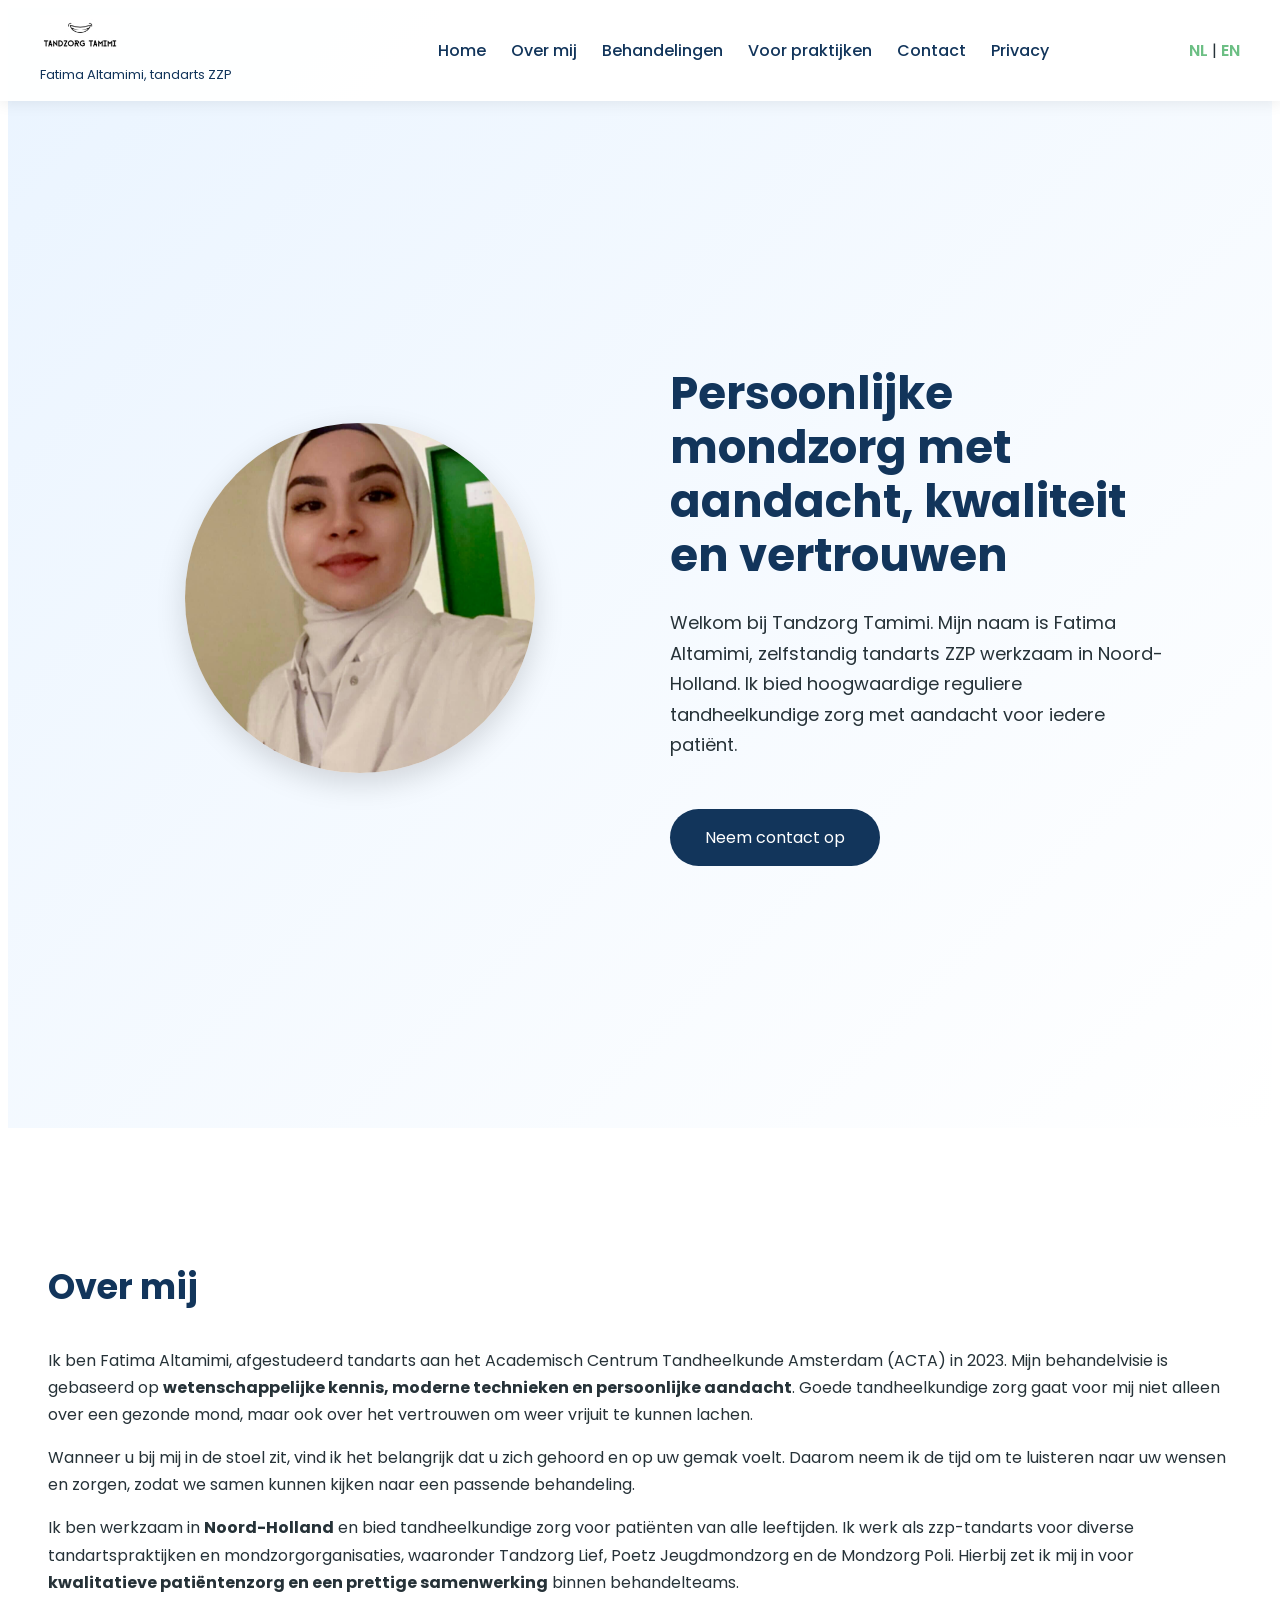
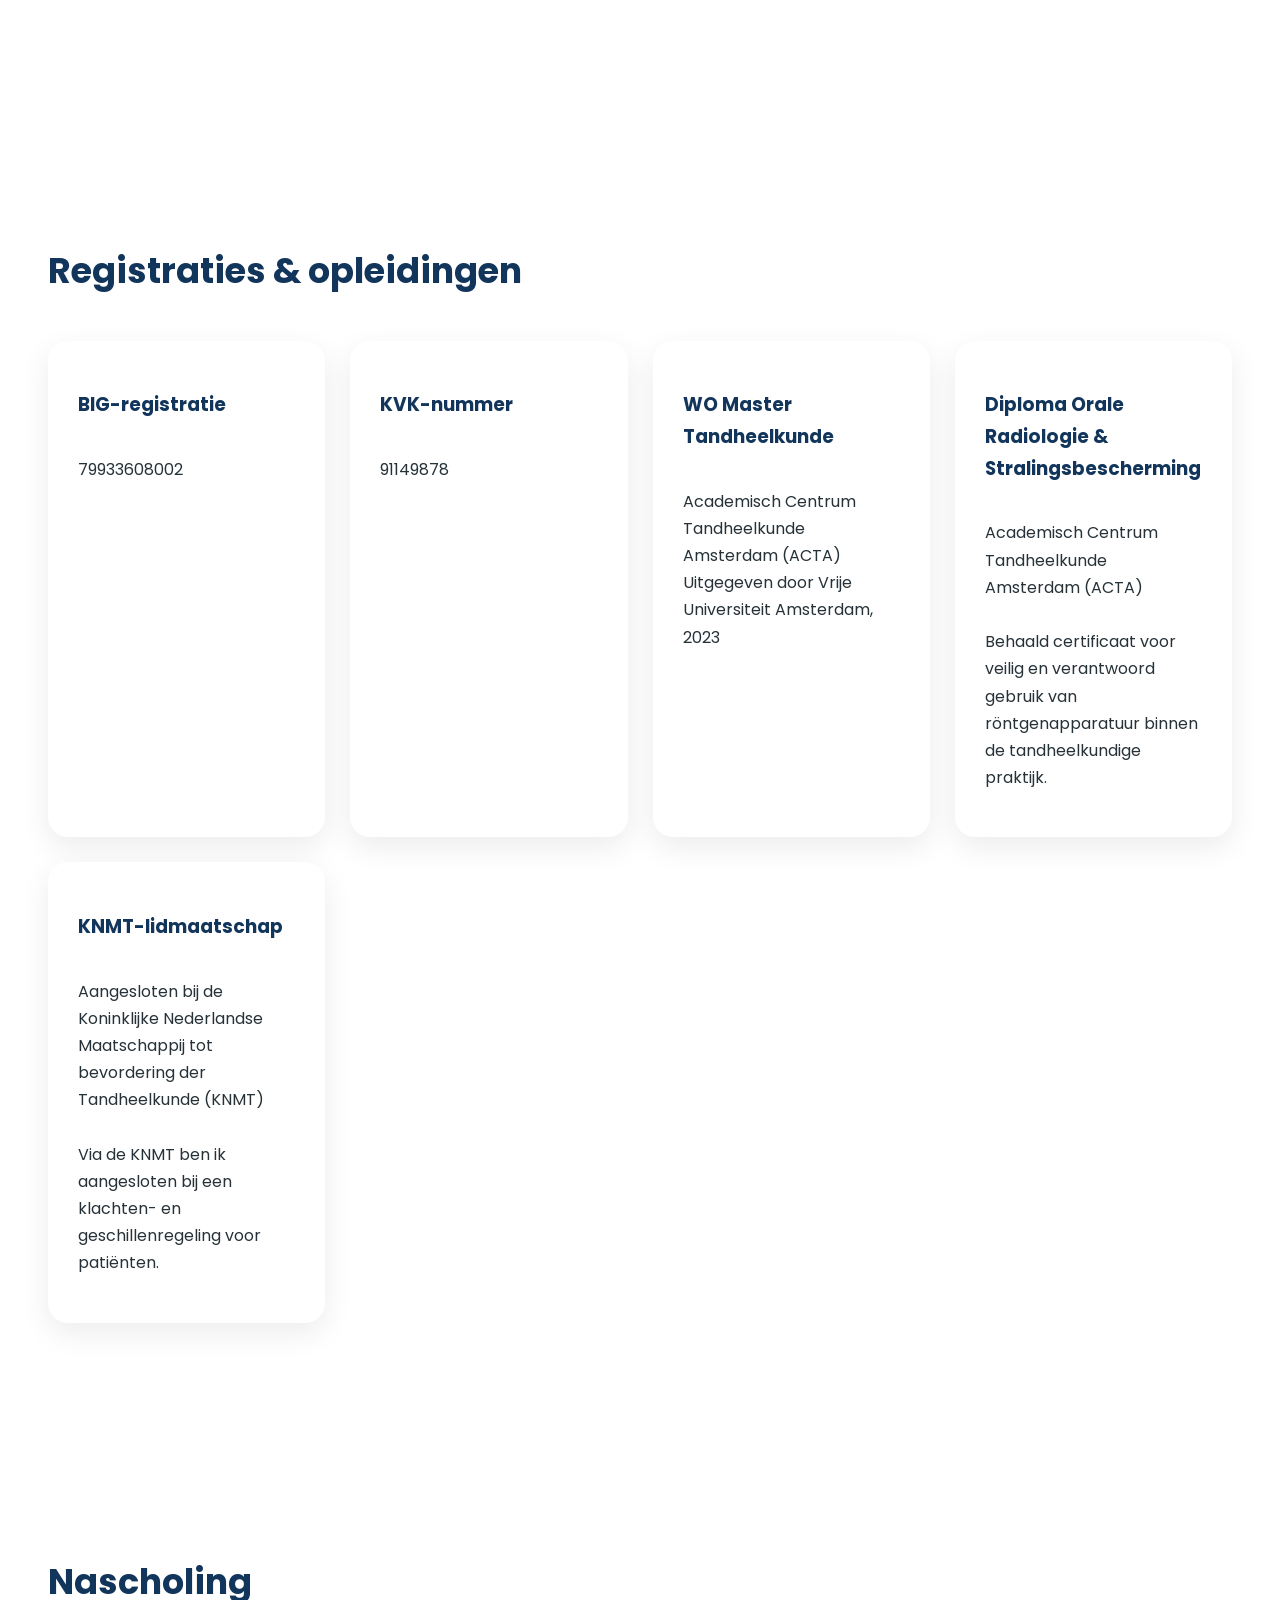
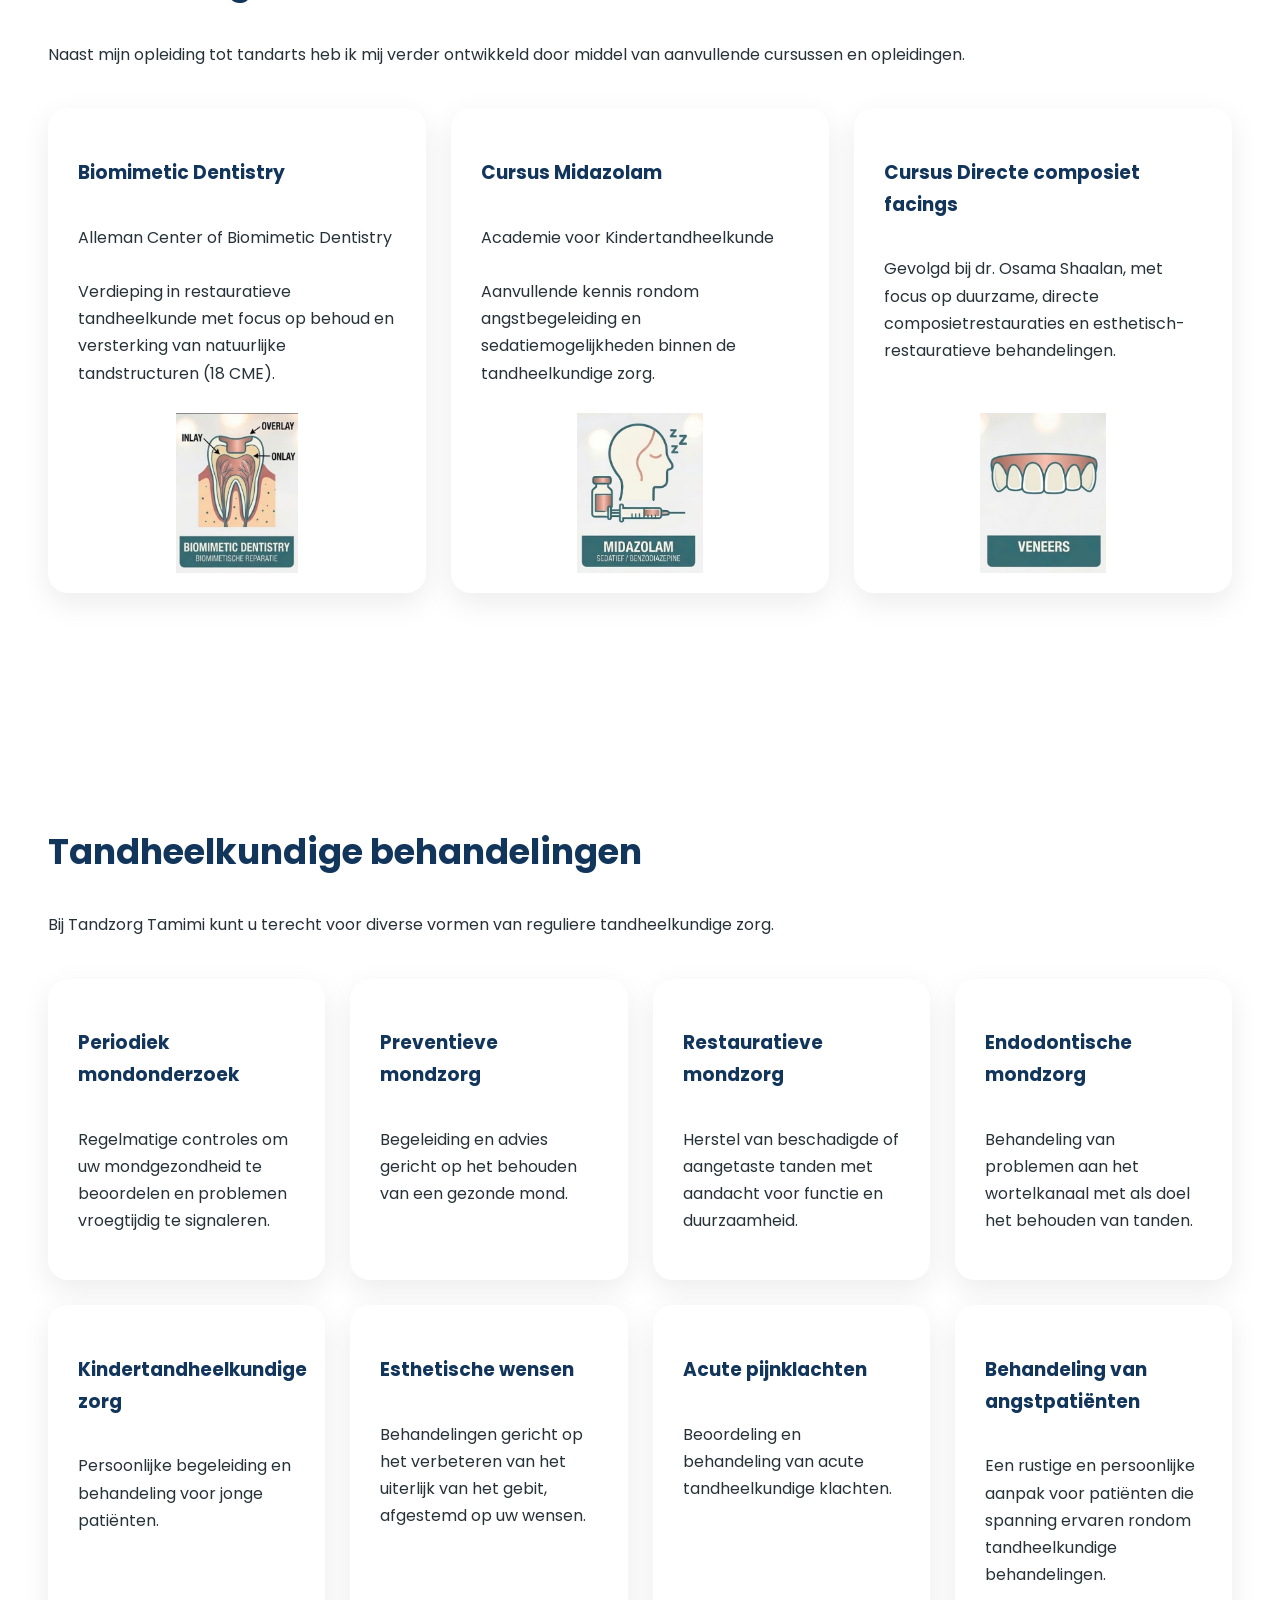
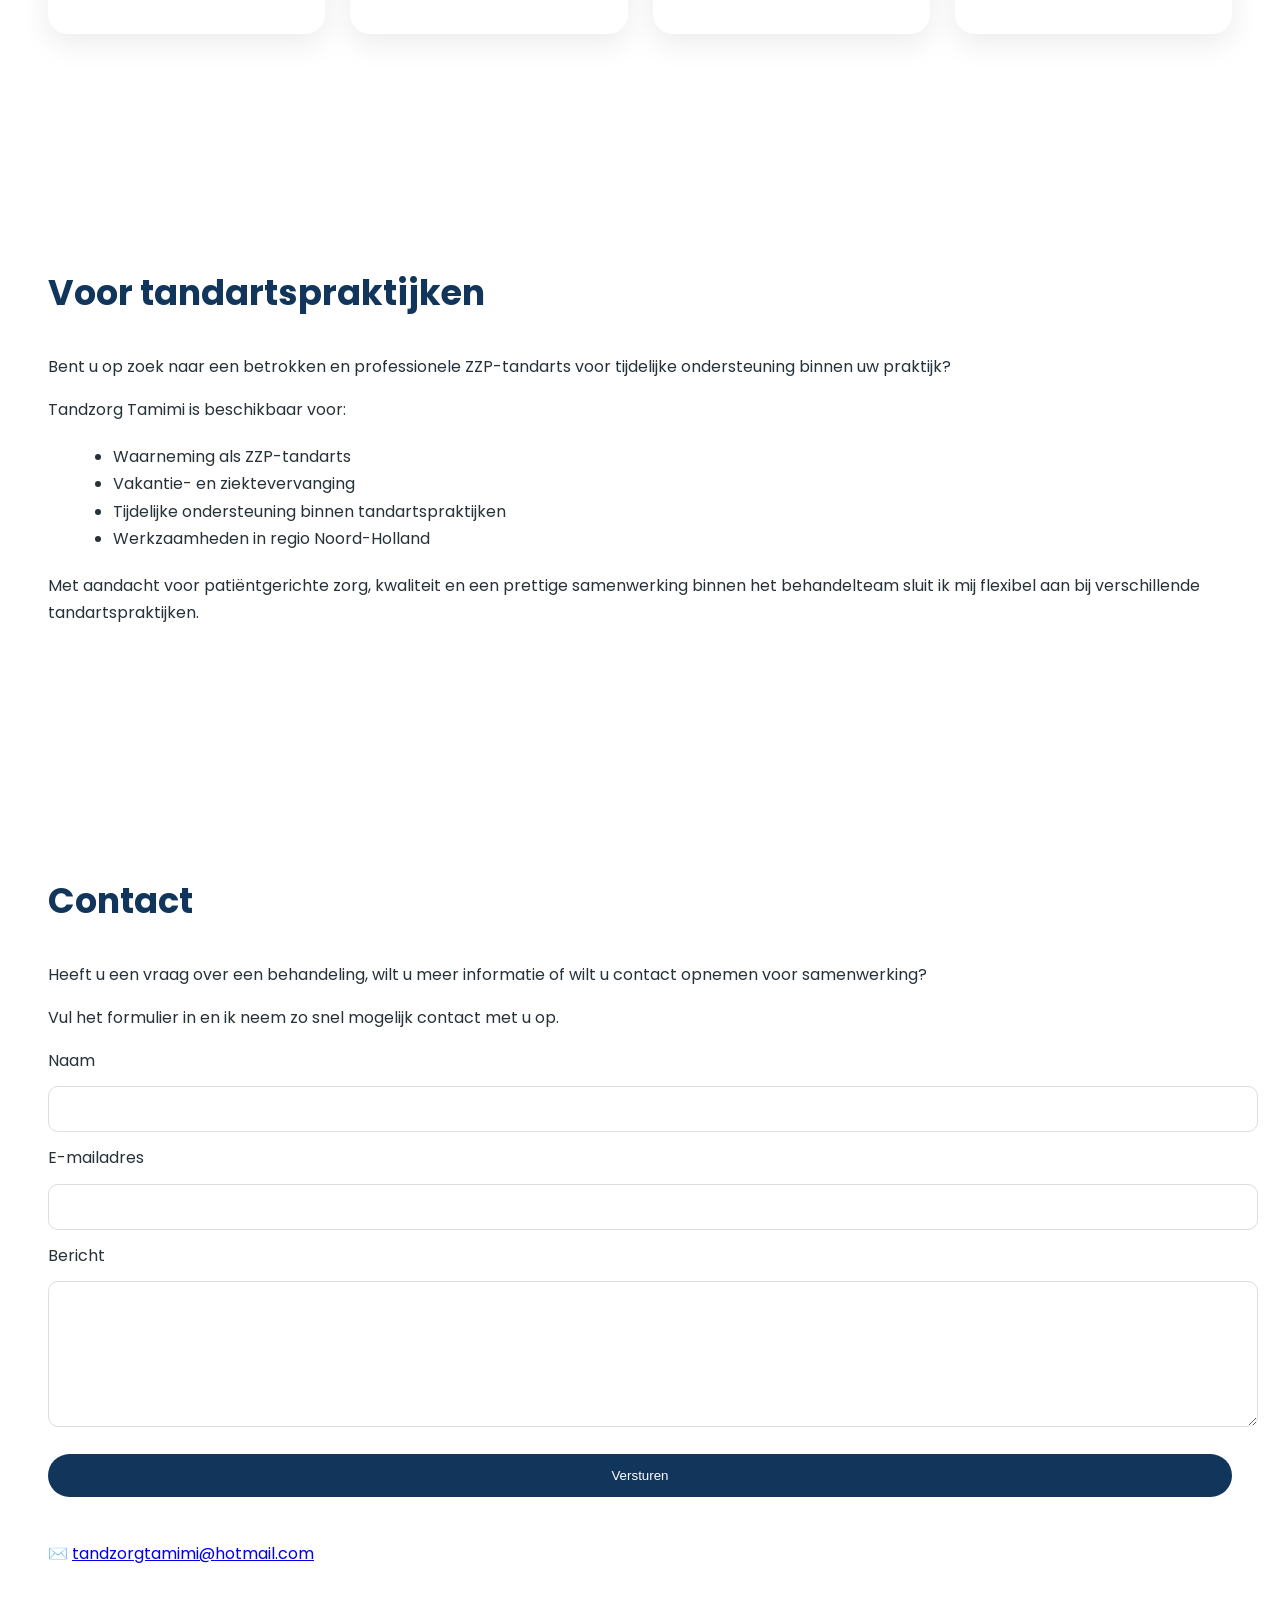
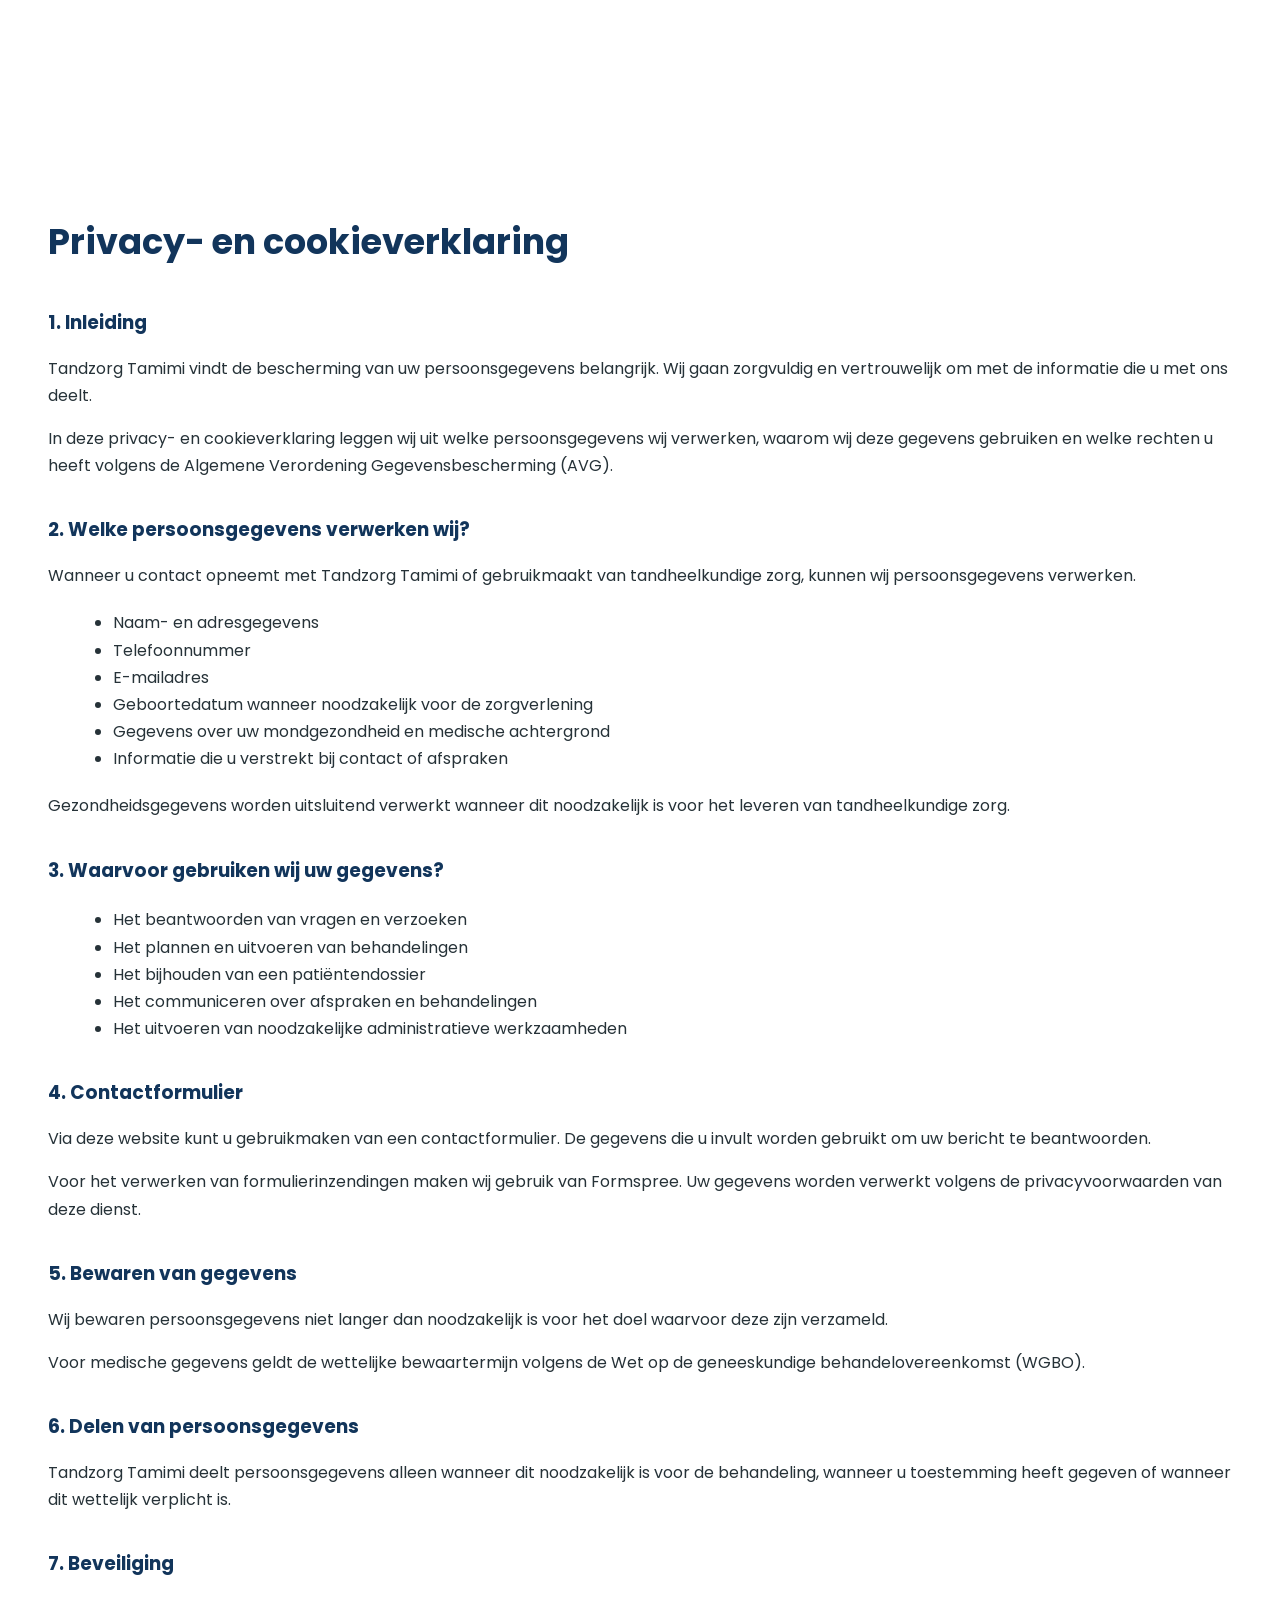
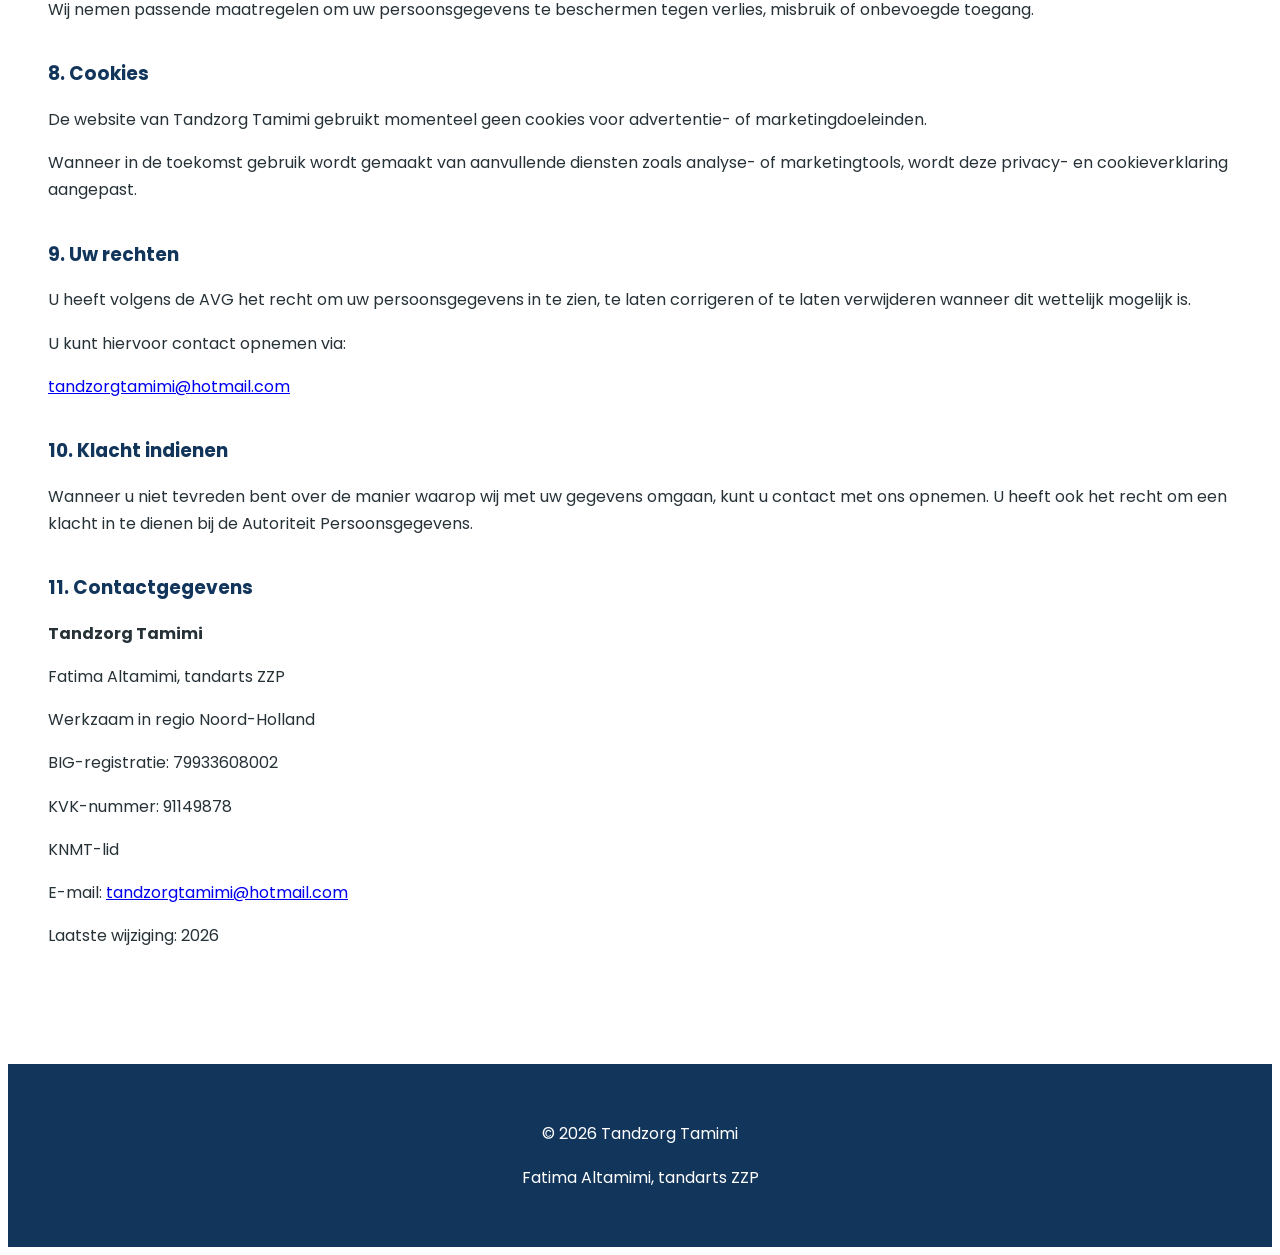
<file: index.html>
<!DOCTYPE html>
<html lang="nl">

<head>

<meta charset="UTF-8">

<meta name="viewport" content="width=device-width, initial-scale=1.0">

<title>Tandzorg Tamimi | Fatima Altamimi, tandarts ZZP</title>

<meta name="description" content="Tandzorg Tamimi - Fatima Altamimi, tandarts ZZP in Noord-Holland. Persoonlijke mondzorg en professionele ondersteuning voor tandartspraktijken.">

<link rel="stylesheet" href="css/style.css">

<link rel="icon" type="image/jpeg" href="images/favicon.jpeg">

<link rel="preconnect" href="https://fonts.googleapis.com">

<link rel="preconnect" href="https://fonts.gstatic.com" crossorigin>

<link href="https://fonts.googleapis.com/css2?family=Poppins:wght@300;400;500;600;700&display=swap" rel="stylesheet">

</head>


<body>


<header>

<nav>

<div class="logo">

<img src="images/favicon.jpeg" alt="Tandzorg Tamimi logo" class="header-logo">

<br>

<span>Fatima Altamimi, tandarts ZZP</span>

</div>

<button class="menu-toggle" aria-label="Menu openen">
☰
</button>


<ul class="nav-menu">

<li><a href="#home">Home</a></li>

<li><a href="#over">Over mij</a></li>

<li><a href="#diensten">Behandelingen</a></li>

<li><a href="#praktijken">Voor praktijken</a></li>

<li><a href="#contact">Contact</a></li>

<li><a href="#privacy">Privacy</a></li>

<li class="language-mobile">
    <a href="index.html">NL</a> |
    <a href="english.html">EN</a>
</li>

</ul>


<div class="language">

<a href="index.html">NL</a> |
<a href="english.html">EN</a>

</div>

</nav>

</header>



<section class="hero" id="home">


<div class="hero-image">

<!-- Hier komt later jouw profielfoto -->

<img src="images/portret.jpg" alt="Fatima Altamimi, tandarts ZZP" class="profile-photo">

</div>



<div class="hero-text">


<h1>

Persoonlijke mondzorg met aandacht, kwaliteit en vertrouwen
</h1>


<p>

Welkom bij Tandzorg Tamimi.

Mijn naam is Fatima Altamimi, zelfstandig tandarts ZZP werkzaam in Noord-Holland.

Ik bied hoogwaardige reguliere tandheelkundige zorg met aandacht voor iedere patiënt.

</p>


<a href="#contact" class="button">

Neem contact op

</a>


</div>


</section>





<section id="over">

<h2>
Over mij
</h2>

<p>
Ik ben Fatima Altamimi, afgestudeerd tandarts aan het Academisch Centrum Tandheelkunde Amsterdam (ACTA) in 2023. Mijn behandelvisie is gebaseerd op <strong>wetenschappelijke kennis, moderne technieken en persoonlijke aandacht</strong>. Goede tandheelkundige zorg gaat voor mij niet alleen over een gezonde mond, maar ook over het vertrouwen om weer vrijuit te kunnen lachen.
</p>

<p>
Wanneer u bij mij in de stoel zit, vind ik het belangrijk dat u zich gehoord en op uw gemak voelt. Daarom neem ik de tijd om te luisteren naar uw wensen en zorgen, zodat we samen kunnen kijken naar een passende behandeling.
</p>

<p>
Ik ben werkzaam in <strong>Noord-Holland</strong> en bied tandheelkundige zorg voor patiënten van alle leeftijden. Ik werk als zzp-tandarts voor diverse tandartspraktijken en mondzorgorganisaties, waaronder Tandzorg Lief, Poetz Jeugdmondzorg en de Mondzorg Poli. Hierbij zet ik mij in voor <strong>kwalitatieve patiëntenzorg en een prettige samenwerking</strong> binnen behandelteams.
</p>

</section>

<section id="registratie">


<h2>

Registraties & opleidingen

</h2>

<div class="cards">

<div class="card">

<h3>
BIG-registratie
</h3>

<p>
79933608002
</p>

</div>

<div class="card">

<h3>
KVK-nummer
</h3>

<p>
91149878
</p>

</div>

<div class="card">

<h3>
WO Master Tandheelkunde 
</h3>

<p>

Academisch Centrum Tandheelkunde Amsterdam (ACTA)

<br>

Uitgegeven door Vrije Universiteit Amsterdam, 2023

</p>

</div>
<div class="card">

<h3>
Diploma Orale Radiologie & Stralingsbescherming
</h3>

<p>
Academisch Centrum Tandheelkunde Amsterdam (ACTA)
<br><br>

Behaald certificaat voor veilig en verantwoord gebruik van röntgenapparatuur binnen de tandheelkundige praktijk.
</p>

</div>
<div class="card">

<h3>
KNMT-lidmaatschap
</h3>

<p>
Aangesloten bij de Koninklijke Nederlandse Maatschappij tot bevordering der Tandheelkunde (KNMT)

<br><br>

Via de KNMT ben ik aangesloten bij een klachten- en geschillenregeling voor patiënten.
</p>

</div>
</div>


</section>
<section id="opleiding">

<h2>
Nascholing
</h2>


<p>
Naast mijn opleiding tot tandarts heb ik mij verder ontwikkeld door middel van aanvullende cursussen en opleidingen.
</p>


<div class="cards">





<div class="card">

<h3>
Biomimetic Dentistry
</h3>

<p>
Alleman Center of Biomimetic Dentistry

<br><br>

Verdieping in restauratieve tandheelkunde met focus op behoud en versterking van natuurlijke tandstructuren (18 CME).
</p>
    
<img src="images/biomimetic.jpg" alt="Biomimetic Dentistry icon" class="education-icon">

</div>    



<div class="card">

<h3>
Cursus Midazolam
</h3>

<p>
Academie voor Kindertandheelkunde

<br><br>

Aanvullende kennis rondom angstbegeleiding en sedatiemogelijkheden binnen de tandheelkundige zorg.
</p>

<img src="images/midazolam.jpg" alt="Midazolam course icon" class="education-icon">

</div>



<div class="card">

<h3>
Cursus Directe composiet facings
</h3>

<p>
Gevolgd bij dr. Osama Shaalan, met focus op duurzame, directe composietrestauraties en esthetisch-restauratieve behandelingen.
</p>

<img src="images/veneers.jpg" alt="Direct Composite Veneers icon" class="education-icon">

</div>


</div>


</section>





<section id="diensten">


<h2>
Tandheelkundige behandelingen
</h2>


<p>
Bij Tandzorg Tamimi kunt u terecht voor diverse vormen van reguliere tandheelkundige zorg.
</p>



<div class="cards">


<div class="card">

<h3>
Periodiek mondonderzoek
</h3>

<p>
Regelmatige controles om uw mondgezondheid te beoordelen en problemen vroegtijdig te signaleren.
</p>

</div>



<div class="card">

<h3>
Preventieve mondzorg
</h3>

<p>
Begeleiding en advies gericht op het behouden van een gezonde mond.
</p>

</div>



<div class="card">

<h3>
Restauratieve mondzorg
</h3>

<p>
Herstel van beschadigde of aangetaste tanden met aandacht voor functie en duurzaamheid.
</p>

</div>



<div class="card">

<h3>
Endodontische mondzorg
</h3>

<p>
Behandeling van problemen aan het wortelkanaal met als doel het behouden van tanden.
</p>

</div>



<div class="card">

<h3>
Kindertandheelkundige zorg
</h3>

<p>
Persoonlijke begeleiding en behandeling voor jonge patiënten.
</p>

</div>



<div class="card">

<h3>
Esthetische wensen
</h3>

<p>
Behandelingen gericht op het verbeteren van het uiterlijk van het gebit, afgestemd op uw wensen.
</p>

</div>



<div class="card">

<h3>
Acute pijnklachten
</h3>

<p>
Beoordeling en behandeling van acute tandheelkundige klachten.
</p>

</div>



<div class="card">

<h3>
Behandeling van angstpatiënten
</h3>

<p>
Een rustige en persoonlijke aanpak voor patiënten die spanning ervaren rondom tandheelkundige behandelingen.
</p>

</div>


</div>


</section>





<section id="praktijken">


<h2>
Voor tandartspraktijken
</h2>

<p>
Bent u op zoek naar een betrokken en professionele ZZP-tandarts voor tijdelijke ondersteuning binnen uw praktijk?
</p>

<p>
Tandzorg Tamimi is beschikbaar voor:
</p>

<ul>
    <li>Waarneming als ZZP-tandarts</li>
    <li>Vakantie- en ziektevervanging</li>
    <li>Tijdelijke ondersteuning binnen tandartspraktijken</li>
    <li>Werkzaamheden in regio Noord-Holland</li>
</ul>

<p>
Met aandacht voor patiëntgerichte zorg, kwaliteit en een prettige samenwerking binnen het behandelteam sluit ik mij flexibel aan bij verschillende tandartspraktijken.
</p>

</section><section id="contact">

<h2>
Contact
</h2>


<p>
Heeft u een vraag over een behandeling, wilt u meer informatie of wilt u contact opnemen voor samenwerking?
</p>


<p>
Vul het formulier in en ik neem zo snel mogelijk contact met u op.
</p>


<div class="contact-box">


<form action="https://formspree.io/f/xgogjpro" method="POST">


<label>
Naam
</label>

<input type="text" name="name" required>


<label>
E-mailadres
</label>

<input type="email" name="email" required>


<label>
Bericht
</label>

<textarea name="message" rows="6" required></textarea>


<button type="submit">
Versturen
</button>


</form>


<br>


<p>
✉️
<a href="mailto:tandzorgtamimi@hotmail.com">
tandzorgtamimi@hotmail.com
</a>
</p>


</div>

</section>





<section id="privacy">

<h2>
Privacy- en cookieverklaring
</h2>


<h3>
1. Inleiding
</h3>

<p>
Tandzorg Tamimi vindt de bescherming van uw persoonsgegevens belangrijk. Wij gaan zorgvuldig en vertrouwelijk om met de informatie die u met ons deelt.
</p>

<p>
In deze privacy- en cookieverklaring leggen wij uit welke persoonsgegevens wij verwerken, waarom wij deze gegevens gebruiken en welke rechten u heeft volgens de Algemene Verordening Gegevensbescherming (AVG).
</p>


<h3>
2. Welke persoonsgegevens verwerken wij?
</h3>

<p>
Wanneer u contact opneemt met Tandzorg Tamimi of gebruikmaakt van tandheelkundige zorg, kunnen wij persoonsgegevens verwerken.
</p>

<ul>
<li>Naam- en adresgegevens</li>
<li>Telefoonnummer</li>
<li>E-mailadres</li>
<li>Geboortedatum wanneer noodzakelijk voor de zorgverlening</li>
<li>Gegevens over uw mondgezondheid en medische achtergrond</li>
<li>Informatie die u verstrekt bij contact of afspraken</li>
</ul>

<p>
Gezondheidsgegevens worden uitsluitend verwerkt wanneer dit noodzakelijk is voor het leveren van tandheelkundige zorg.
</p>


<h3>
3. Waarvoor gebruiken wij uw gegevens?
</h3>

<ul>
<li>Het beantwoorden van vragen en verzoeken</li>
<li>Het plannen en uitvoeren van behandelingen</li>
<li>Het bijhouden van een patiëntendossier</li>
<li>Het communiceren over afspraken en behandelingen</li>
<li>Het uitvoeren van noodzakelijke administratieve werkzaamheden</li>
</ul>


<h3>
4. Contactformulier
</h3>

<p>
Via deze website kunt u gebruikmaken van een contactformulier. De gegevens die u invult worden gebruikt om uw bericht te beantwoorden.
</p>

<p>
Voor het verwerken van formulierinzendingen maken wij gebruik van Formspree. Uw gegevens worden verwerkt volgens de privacyvoorwaarden van deze dienst.
</p>


<h3>
5. Bewaren van gegevens
</h3>

<p>
Wij bewaren persoonsgegevens niet langer dan noodzakelijk is voor het doel waarvoor deze zijn verzameld.
</p>

<p>
Voor medische gegevens geldt de wettelijke bewaartermijn volgens de Wet op de geneeskundige behandelovereenkomst (WGBO).
</p>


<h3>
6. Delen van persoonsgegevens
</h3>

<p>
Tandzorg Tamimi deelt persoonsgegevens alleen wanneer dit noodzakelijk is voor de behandeling, wanneer u toestemming heeft gegeven of wanneer dit wettelijk verplicht is.
</p>


<h3>
7. Beveiliging
</h3>

<p>
Wij nemen passende maatregelen om uw persoonsgegevens te beschermen tegen verlies, misbruik of onbevoegde toegang.
</p>


<h3>
8. Cookies
</h3>

<p>
De website van Tandzorg Tamimi gebruikt momenteel geen cookies voor advertentie- of marketingdoeleinden.
</p>

<p>
Wanneer in de toekomst gebruik wordt gemaakt van aanvullende diensten zoals analyse- of marketingtools, wordt deze privacy- en cookieverklaring aangepast.
</p>


<h3>
9. Uw rechten
</h3>

<p>
U heeft volgens de AVG het recht om uw persoonsgegevens in te zien, te laten corrigeren of te laten verwijderen wanneer dit wettelijk mogelijk is.
</p>

<p>
U kunt hiervoor contact opnemen via:
</p>

<p>
<a href="mailto:tandzorgtamimi@hotmail.com">
tandzorgtamimi@hotmail.com
</a>
</p>


<h3>
10. Klacht indienen
</h3>

<p>
Wanneer u niet tevreden bent over de manier waarop wij met uw gegevens omgaan, kunt u contact met ons opnemen. U heeft ook het recht om een klacht in te dienen bij de Autoriteit Persoonsgegevens.
</p>


<h3>
11. Contactgegevens
</h3>

<p>
<strong>Tandzorg Tamimi</strong>
</p>

<p>
Fatima Altamimi, tandarts ZZP
</p>

<p>
Werkzaam in regio Noord-Holland
</p>

<p>
BIG-registratie: 79933608002
</p>

<p>
KVK-nummer: 91149878
</p>

<p>
KNMT-lid
</p>    
<p>
E-mail:
<a href="mailto:tandzorgtamimi@hotmail.com">
tandzorgtamimi@hotmail.com
</a>
</p>


<p>
Laatste wijziging: 2026
</p>


</section>





<footer>


<p>
© 2026 Tandzorg Tamimi
</p>


<p>
Fatima Altamimi, tandarts ZZP
</p>


</footer>




<script src="js/script.js"></script>


</body>


</html>
</file>
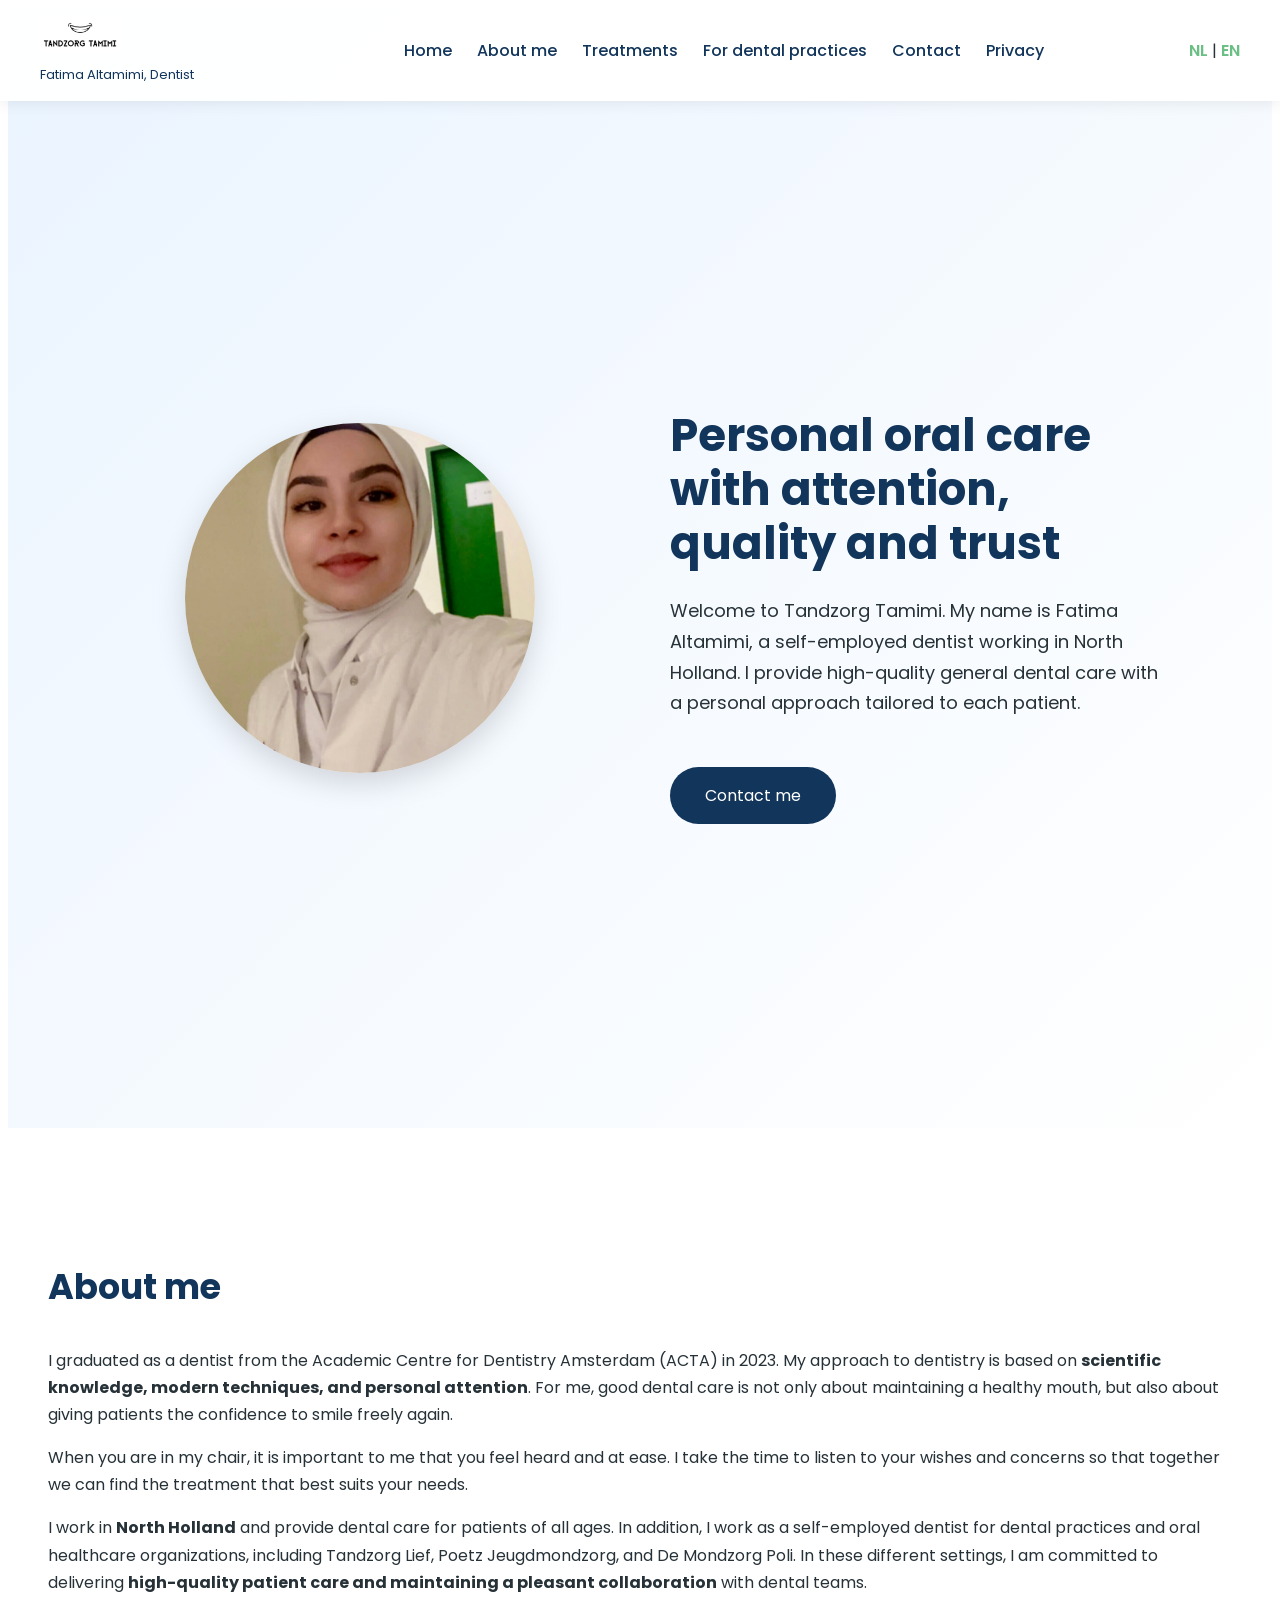
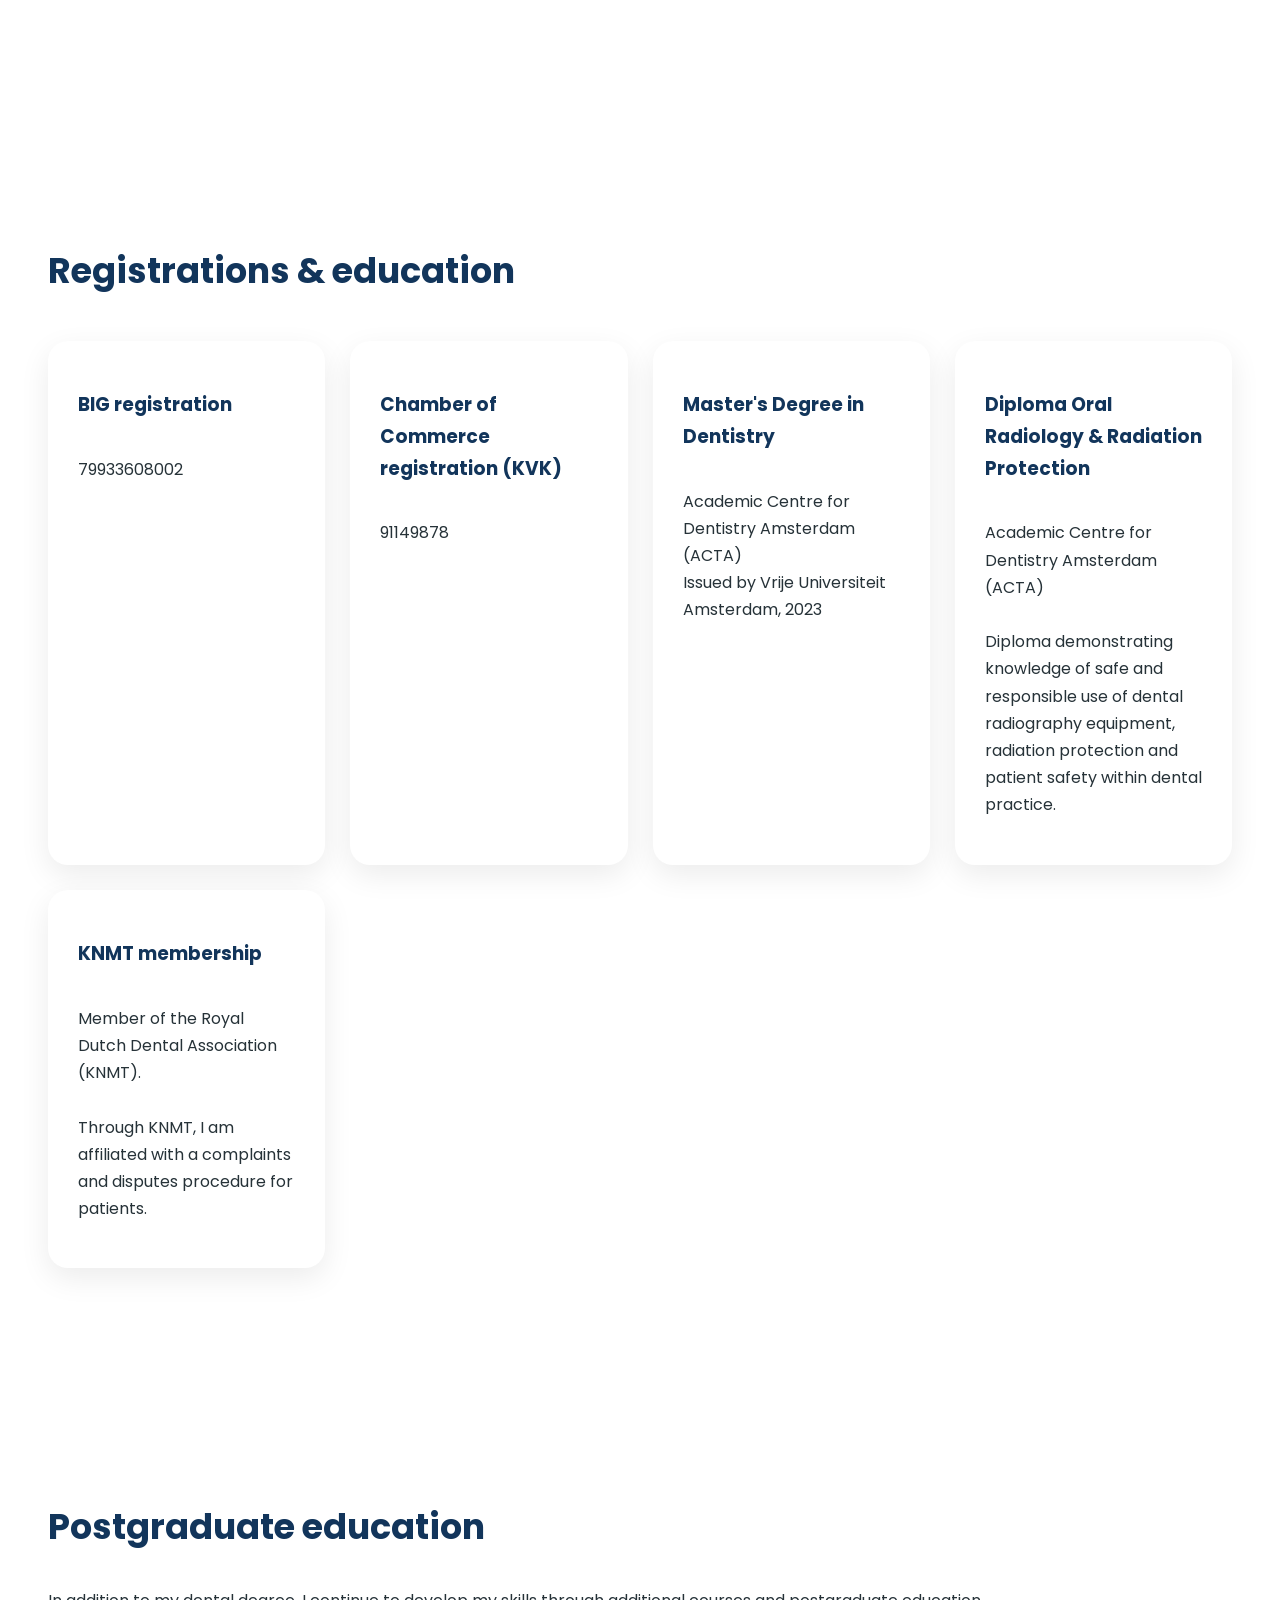
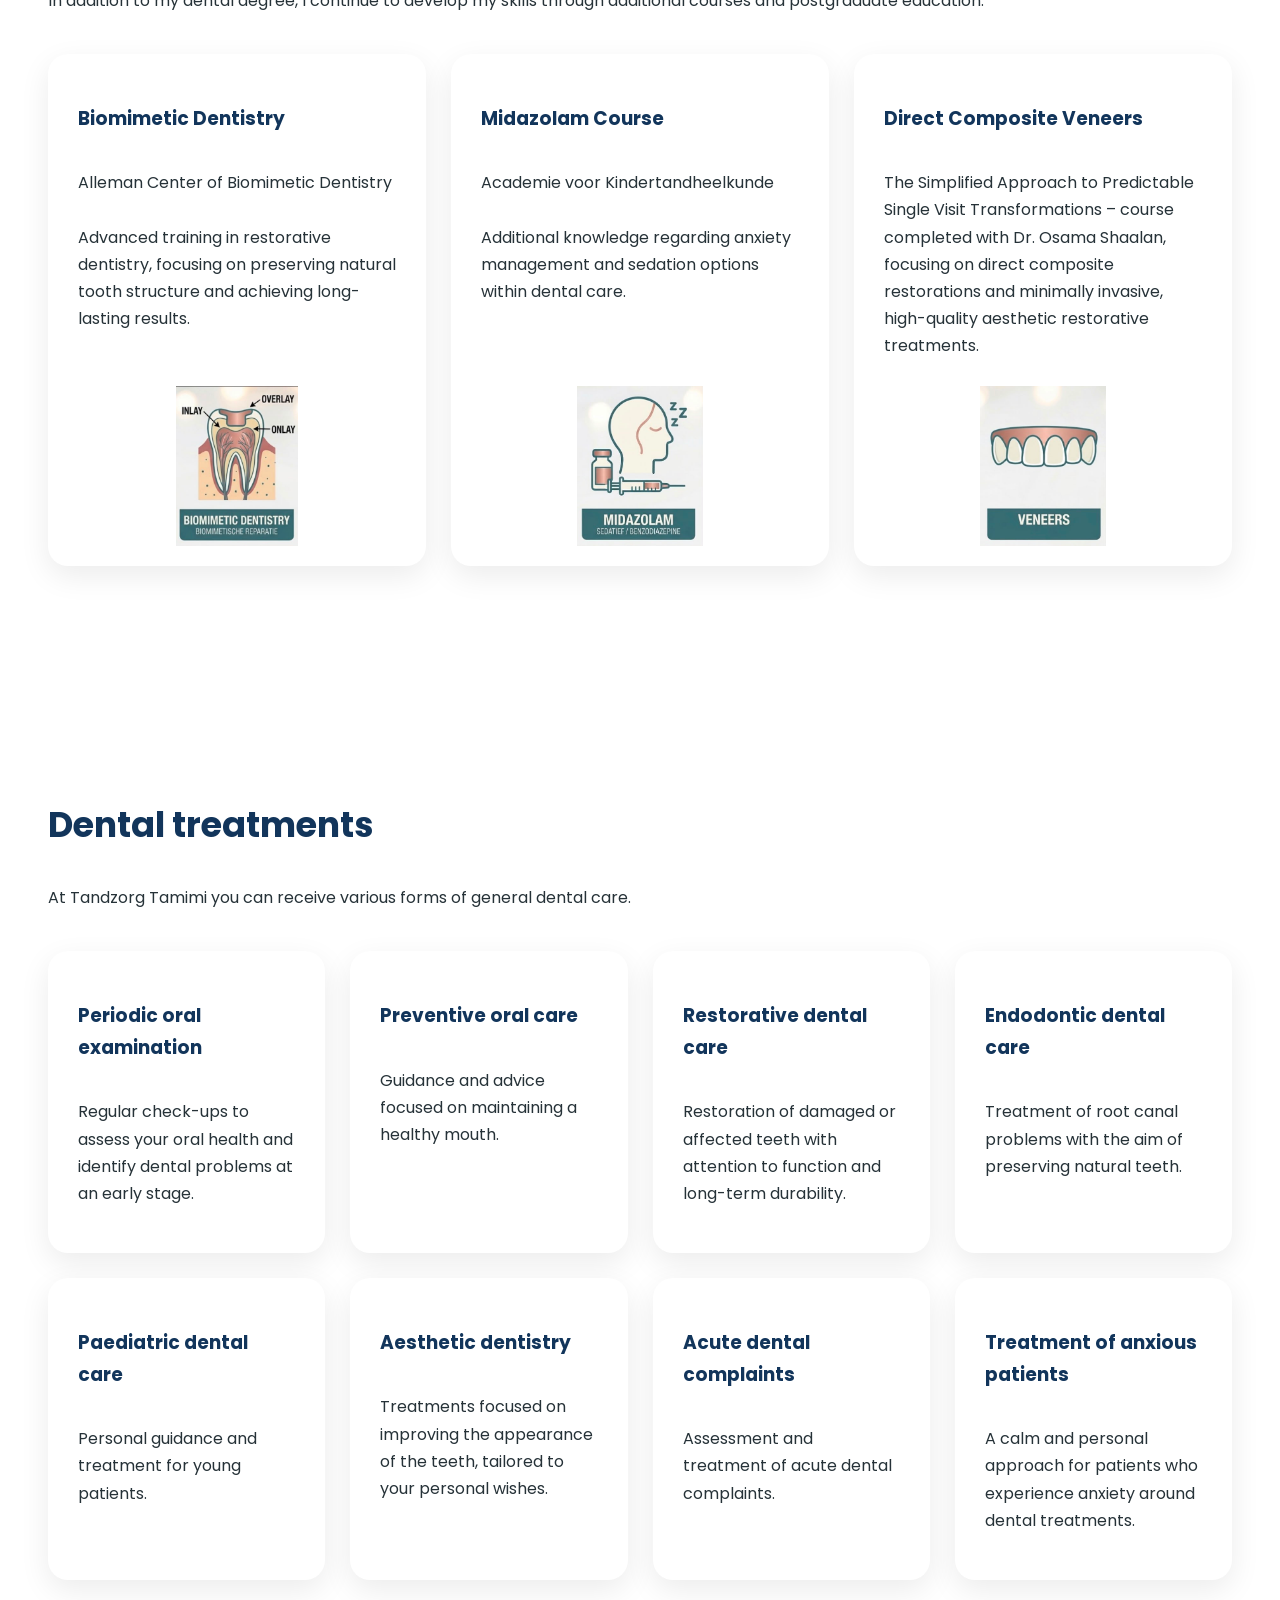
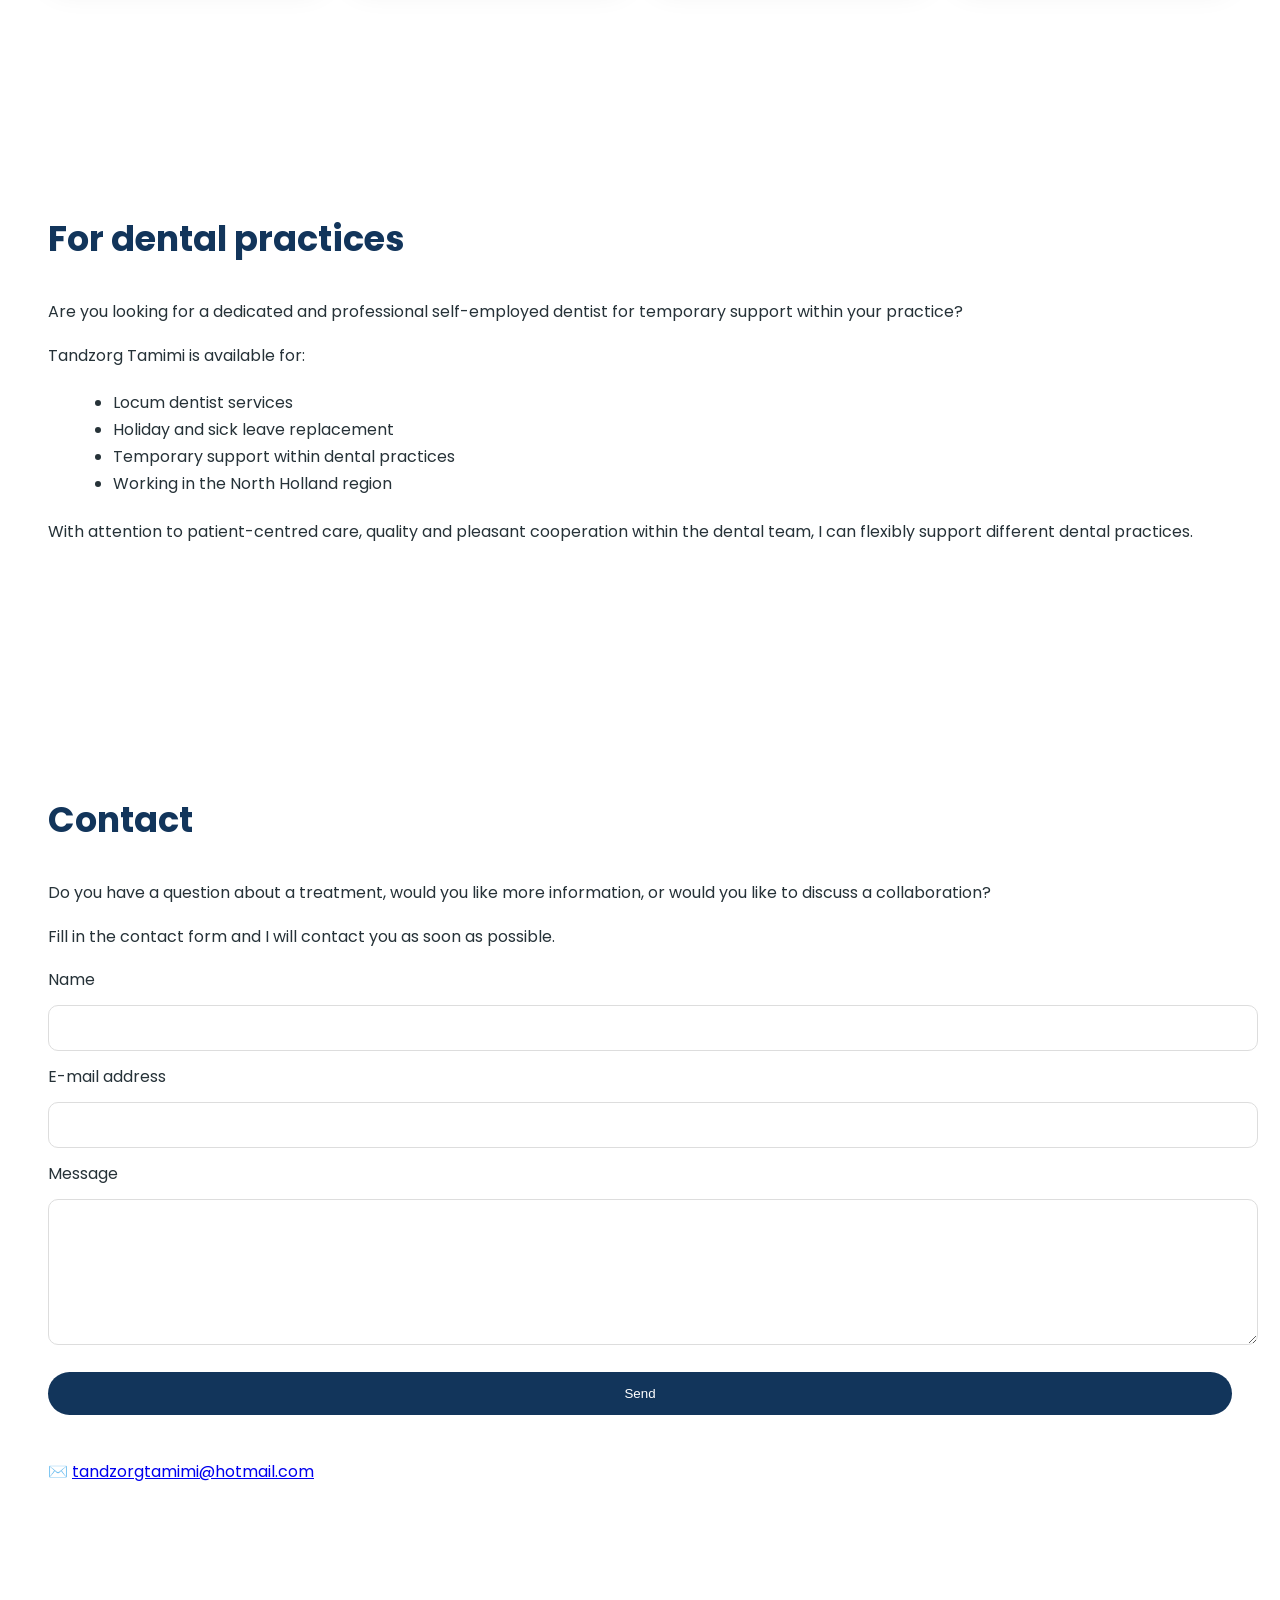
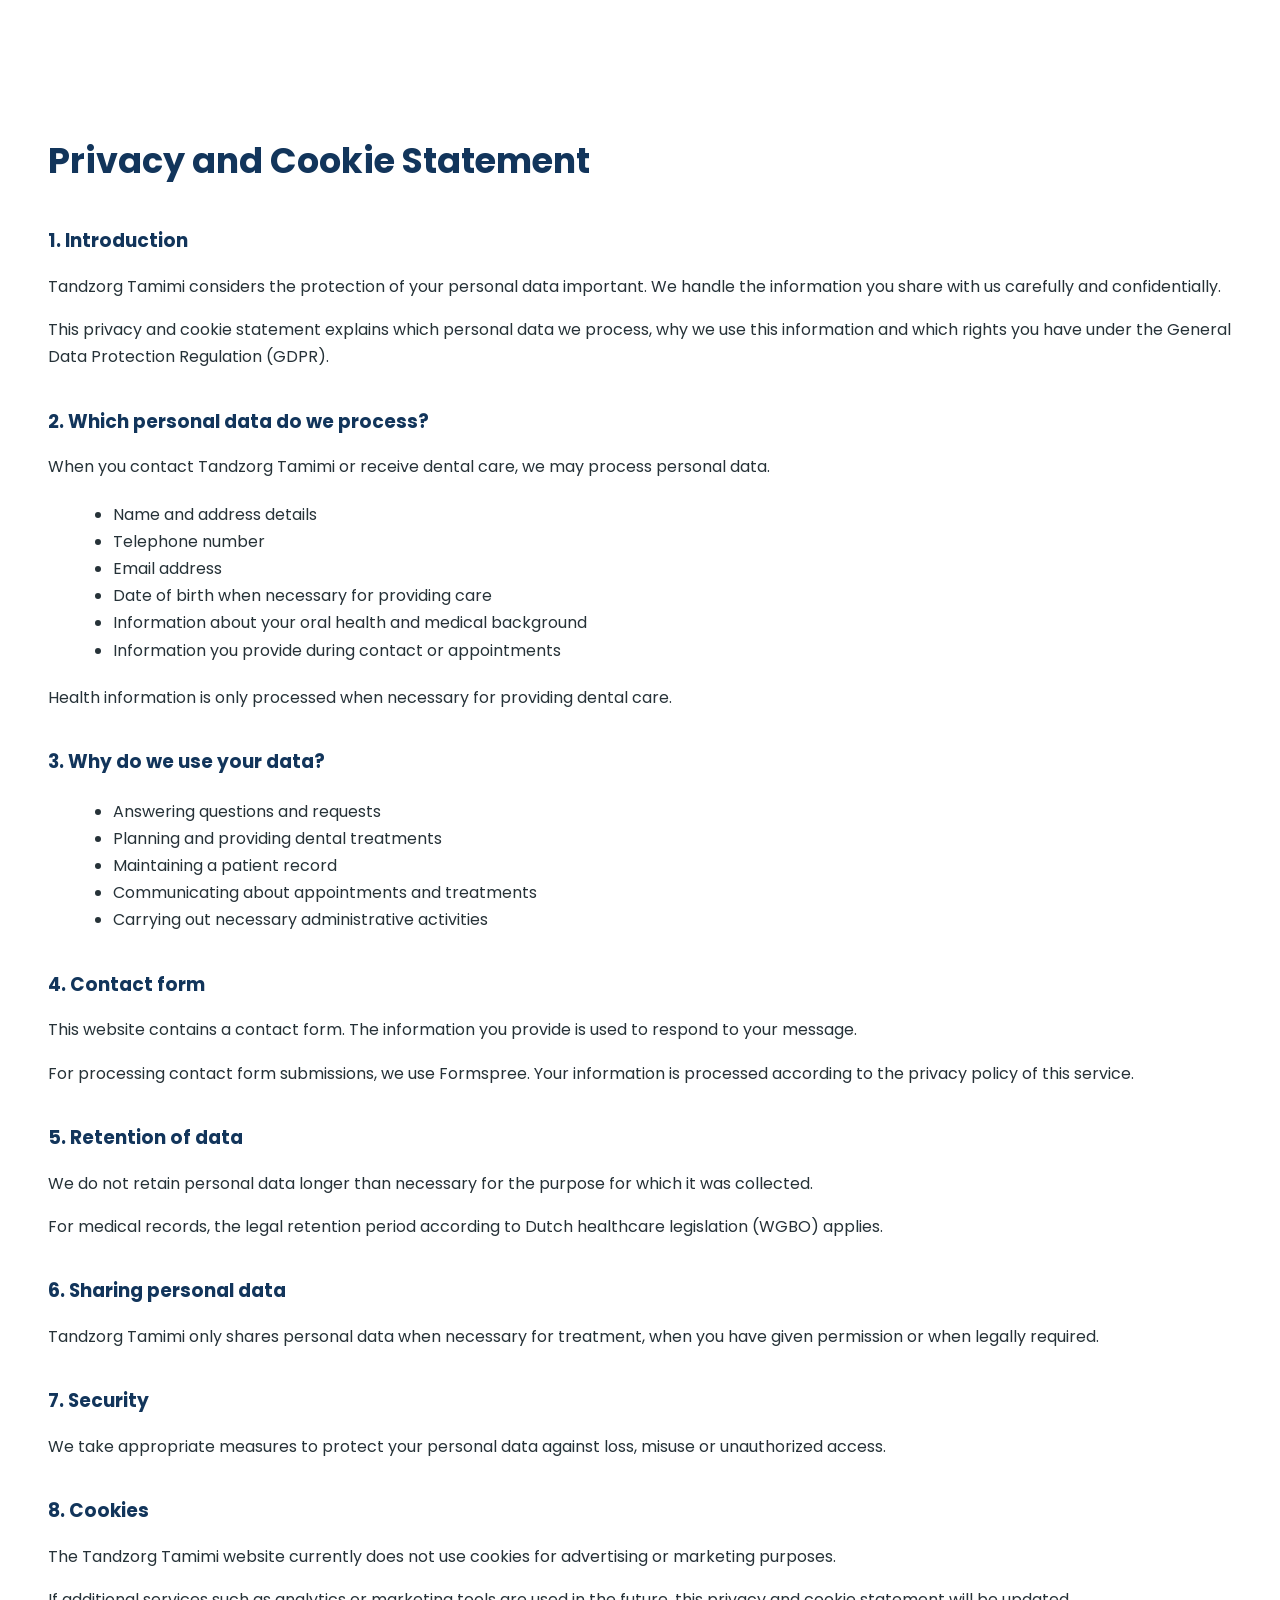
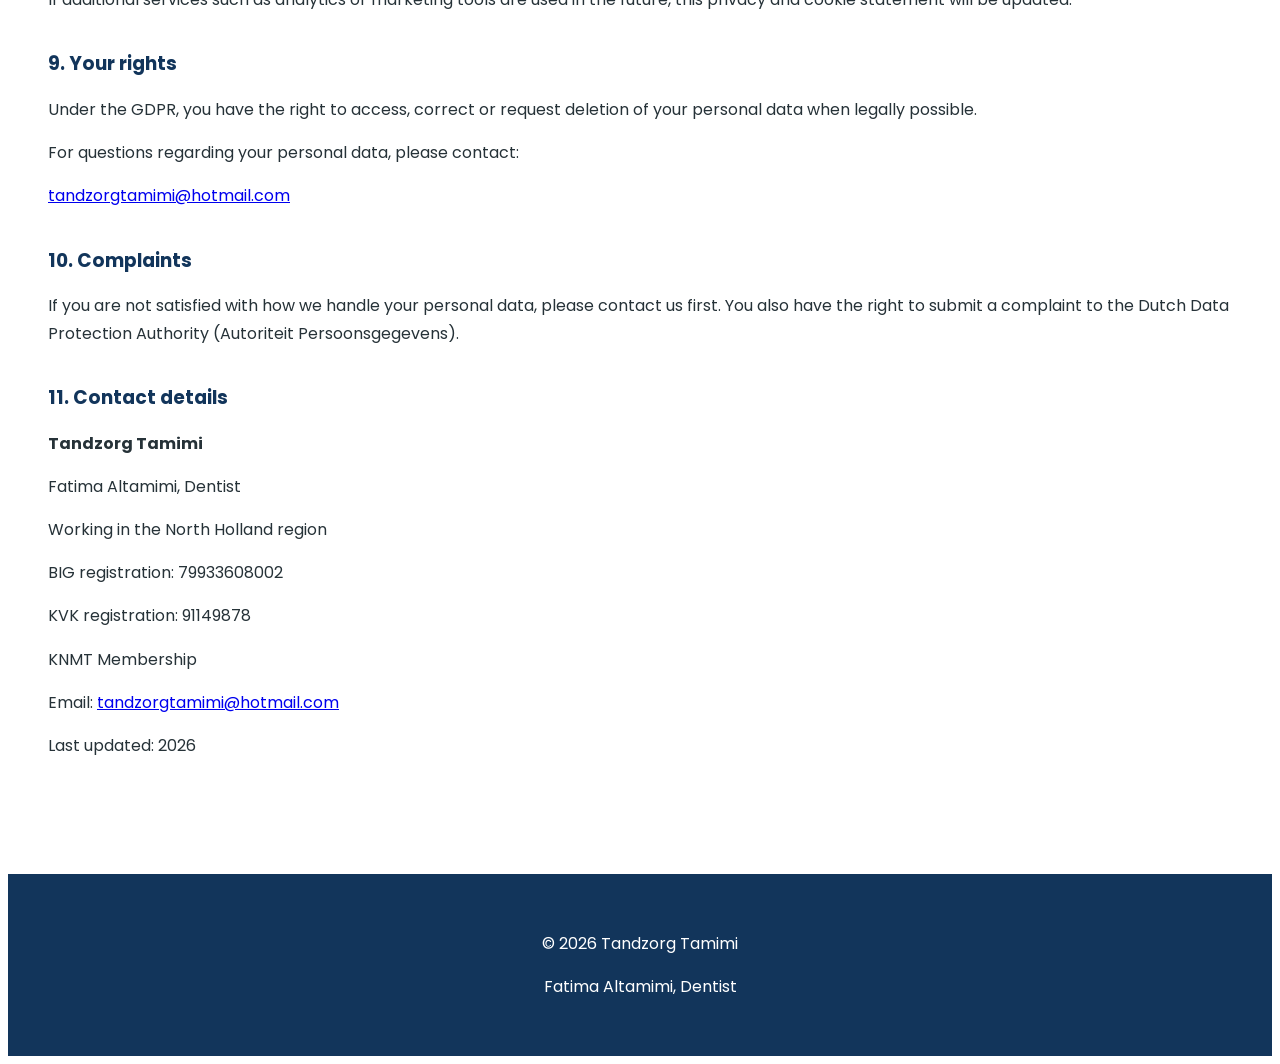
<file: english.html>
<!DOCTYPE html>
<html lang="en">

<head>

<meta charset="UTF-8">

<meta name="viewport" content="width=device-width, initial-scale=1.0">

<title>Tandzorg Tamimi | Fatima Altamimi, Dentist</title>

<meta name="description" content="Tandzorg Tamimi - Fatima Altamimi, dentist in North Holland. Personal dental care and professional support for dental practices.">

<link rel="stylesheet" href="css/style.css">

<link rel="icon" type="image/jpeg" href="images/favicon.jpeg">

<link rel="preconnect" href="https://fonts.googleapis.com">

<link rel="preconnect" href="https://fonts.gstatic.com" crossorigin>

<link href="https://fonts.googleapis.com/css2?family=Poppins:wght@300;400;500;600;700&display=swap" rel="stylesheet">

</head>


<body>


<header>

<nav>

<div class="logo">

<img src="images/favicon.jpeg" alt="Tandzorg Tamimi logo" class="header-logo">

<br>

<span>Fatima Altamimi, Dentist</span>

</div>


<button class="menu-toggle" aria-label="Open menu">
☰
</button>


<ul class="nav-menu">

<li><a href="#home">Home</a></li>

<li><a href="#about">About me</a></li>

<li><a href="#treatments">Treatments</a></li>

<li><a href="#practices">For dental practices</a></li>

<li><a href="#contact">Contact</a></li>

<li><a href="#privacy">Privacy</a></li>

<li class="language-mobile">
<a href="index.html">NL</a> |
<a href="english.html">EN</a>
</li>

</ul>


<div class="language">

<a href="index.html">NL</a> |
<a href="english.html">EN</a>

</div>

</nav>

</header>





<section class="hero" id="home">


<div class="hero-image">

<img src="images/portret.jpg" alt="Fatima Altamimi, dentist" class="profile-photo">

</div>



<div class="hero-text">


<h1>

Personal oral care with attention, quality and trust

</h1>


<p>

Welcome to Tandzorg Tamimi.

My name is Fatima Altamimi, a self-employed dentist working in North Holland.

I provide high-quality general dental care with a personal approach tailored to each patient.

</p>


<a href="#contact" class="button">

Contact me

</a>


</div>


</section>





<section id="about">

<h2>
About me
</h2>

<p>
I graduated as a dentist from the Academic Centre for Dentistry Amsterdam (ACTA) in 2023. My approach to dentistry is based on <strong>scientific knowledge, modern techniques, and personal attention</strong>. For me, good dental care is not only about maintaining a healthy mouth, but also about giving patients the confidence to smile freely again.
</p>

<p>
When you are in my chair, it is important to me that you feel heard and at ease. I take the time to listen to your wishes and concerns so that together we can find the treatment that best suits your needs.
</p>

<p>
I work in <strong>North Holland</strong> and provide dental care for patients of all ages. In addition, I work as a self-employed dentist for dental practices and oral healthcare organizations, including Tandzorg Lief, Poetz Jeugdmondzorg, and De Mondzorg Poli. In these different settings, I am committed to delivering <strong>high-quality patient care and maintaining a pleasant collaboration</strong> with dental teams.
</p>

</section>



<section id="registrations">


<h2>

Registrations & education

</h2>


<div class="cards">


<div class="card">

<h3>
BIG registration
</h3>

<p>
79933608002
</p>

</div>



<div class="card">

<h3>
Chamber of Commerce registration (KVK)
</h3>

<p>
91149878
</p>

</div>


<div class="card">

<h3>
Master's Degree in Dentistry
</h3>

<p>

Academic Centre for Dentistry Amsterdam (ACTA)

<br>

Issued by Vrije Universiteit Amsterdam, 2023

</p>

</div>


<div class="card">

<h3>
Diploma Oral Radiology & Radiation Protection
</h3>

<p>

Academic Centre for Dentistry Amsterdam (ACTA)

<br><br>

Diploma demonstrating knowledge of safe and responsible use of dental radiography equipment, radiation protection and patient safety within dental practice.

</p>

</div>


<div class="card">

<h3>
KNMT membership
</h3>

<p>

Member of the Royal Dutch Dental Association (KNMT).

<br><br>

Through KNMT, I am affiliated with a complaints and disputes procedure for patients.

</p>

</div>


</div>


</section><section id="postgraduate">

<h2>
Postgraduate education
</h2>


<p>
In addition to my dental degree, I continue to develop my skills through additional courses and postgraduate education.
</p>


<div class="cards">



<div class="card">

<h3>
Biomimetic Dentistry
</h3>

<p>
Alleman Center of Biomimetic Dentistry

<br><br>

Advanced training in restorative dentistry, focusing on preserving natural tooth structure and achieving long-lasting results.
</p>

<img src="images/biomimetic.jpg" class="education-icon" alt="Biomimetic Dentistry">

</div>


<div class="card">

<h3>
Midazolam Course
</h3>

<p>
Academie voor Kindertandheelkunde

<br><br>

Additional knowledge regarding anxiety management and sedation options within dental care.
</p>

<img src="images/midazolam.jpg" class="education-icon" alt="Midazolam course">

</div>



<div class="card">

<h3>
Direct Composite Veneers
</h3>

<p>
The Simplified Approach to Predictable Single Visit Transformations – course completed with Dr. Osama Shaalan, focusing on direct composite restorations and minimally invasive, high-quality aesthetic restorative treatments.
</p>

<img src="images/veneers.jpg" class="education-icon" alt="Direct Composite Veneers">

</div>

</div>


</section>







<section id="treatments">


<h2>
Dental treatments
</h2>


<p>
At Tandzorg Tamimi you can receive various forms of general dental care.
</p>



<div class="cards">


<div class="card">

<h3>
Periodic oral examination
</h3>

<p>
Regular check-ups to assess your oral health and identify dental problems at an early stage.
</p>

</div>



<div class="card">

<h3>
Preventive oral care
</h3>

<p>
Guidance and advice focused on maintaining a healthy mouth.
</p>

</div>



<div class="card">

<h3>
Restorative dental care
</h3>

<p>
Restoration of damaged or affected teeth with attention to function and long-term durability.
</p>

</div>



<div class="card">

<h3>
Endodontic dental care
</h3>

<p>
Treatment of root canal problems with the aim of preserving natural teeth.
</p>

</div>



<div class="card">

<h3>
Paediatric dental care
</h3>

<p>
Personal guidance and treatment for young patients.
</p>

</div>



<div class="card">

<h3>
Aesthetic dentistry
</h3>

<p>
Treatments focused on improving the appearance of the teeth, tailored to your personal wishes.
</p>

</div>



<div class="card">

<h3>
Acute dental complaints
</h3>

<p>
Assessment and treatment of acute dental complaints.
</p>

</div>



<div class="card">

<h3>
Treatment of anxious patients
</h3>

<p>
A calm and personal approach for patients who experience anxiety around dental treatments.
</p>

</div>


</div>


</section>







<section id="practices">


<h2>
For dental practices
</h2>


<p>
Are you looking for a dedicated and professional self-employed dentist for temporary support within your practice?
</p>


<p>
Tandzorg Tamimi is available for:
</p>


<ul>

<li>Locum dentist services</li>

<li>Holiday and sick leave replacement</li>

<li>Temporary support within dental practices</li>

<li>Working in the North Holland region</li>

</ul>


<p>
With attention to patient-centred care, quality and pleasant cooperation within the dental team, I can flexibly support different dental practices.
</p>


</section><section id="contact">

<h2>
Contact
</h2>


<p>
Do you have a question about a treatment, would you like more information, or would you like to discuss a collaboration?
</p>


<p>
Fill in the contact form and I will contact you as soon as possible.
</p>


<div class="contact-box">


<form action="https://formspree.io/f/xgogjpro" method="POST">


<label>
Name
</label>

<input type="text" name="name" required>


<label>
E-mail address
</label>

<input type="email" name="email" required>


<label>
Message
</label>

<textarea name="message" rows="6" required></textarea>


<button type="submit">
Send
</button>


</form>


<br>


<p>
✉️
<a href="mailto:tandzorgtamimi@hotmail.com">
tandzorgtamimi@hotmail.com
</a>
</p>


</div>

</section>





<section id="privacy">

<h2>
Privacy and Cookie Statement
</h2>


<h3>
1. Introduction
</h3>

<p>
Tandzorg Tamimi considers the protection of your personal data important. We handle the information you share with us carefully and confidentially.
</p>


<p>
This privacy and cookie statement explains which personal data we process, why we use this information and which rights you have under the General Data Protection Regulation (GDPR).
</p>



<h3>
2. Which personal data do we process?
</h3>


<p>
When you contact Tandzorg Tamimi or receive dental care, we may process personal data.
</p>


<ul>

<li>Name and address details</li>

<li>Telephone number</li>

<li>Email address</li>

<li>Date of birth when necessary for providing care</li>

<li>Information about your oral health and medical background</li>

<li>Information you provide during contact or appointments</li>

</ul>


<p>
Health information is only processed when necessary for providing dental care.
</p>




<h3>
3. Why do we use your data?
</h3>


<ul>

<li>Answering questions and requests</li>

<li>Planning and providing dental treatments</li>

<li>Maintaining a patient record</li>

<li>Communicating about appointments and treatments</li>

<li>Carrying out necessary administrative activities</li>

</ul>




<h3>
4. Contact form
</h3>


<p>
This website contains a contact form. The information you provide is used to respond to your message.
</p>


<p>
For processing contact form submissions, we use Formspree. Your information is processed according to the privacy policy of this service.
</p>




<h3>
5. Retention of data
</h3>


<p>
We do not retain personal data longer than necessary for the purpose for which it was collected.
</p>


<p>
For medical records, the legal retention period according to Dutch healthcare legislation (WGBO) applies.
</p>




<h3>
6. Sharing personal data
</h3>


<p>
Tandzorg Tamimi only shares personal data when necessary for treatment, when you have given permission or when legally required.
</p>




<h3>
7. Security
</h3>


<p>
We take appropriate measures to protect your personal data against loss, misuse or unauthorized access.
</p>




<h3>
8. Cookies
</h3>


<p>
The Tandzorg Tamimi website currently does not use cookies for advertising or marketing purposes.
</p>


<p>
If additional services such as analytics or marketing tools are used in the future, this privacy and cookie statement will be updated.
</p>




<h3>
9. Your rights
</h3>


<p>
Under the GDPR, you have the right to access, correct or request deletion of your personal data when legally possible.
</p>


<p>
For questions regarding your personal data, please contact:
</p>


<p>
<a href="mailto:tandzorgtamimi@hotmail.com">
tandzorgtamimi@hotmail.com
</a>
</p>




<h3>
10. Complaints
</h3>


<p>
If you are not satisfied with how we handle your personal data, please contact us first. You also have the right to submit a complaint to the Dutch Data Protection Authority (Autoriteit Persoonsgegevens).
</p>




<h3>
11. Contact details
</h3>


<p>
<strong>Tandzorg Tamimi</strong>
</p>


<p>
Fatima Altamimi, Dentist
</p>


<p>
Working in the North Holland region
</p>


<p>
BIG registration: 79933608002
</p>


<p>
KVK registration: 91149878
</p>


<p>
KNMT Membership
</p>


<p>
Email:
<a href="mailto:tandzorgtamimi@hotmail.com">
tandzorgtamimi@hotmail.com
</a>
</p>


<p>
Last updated: 2026
</p>


</section>





<footer>


<p>
© 2026 Tandzorg Tamimi
</p>


<p>
Fatima Altamimi, Dentist
</p>


</footer>





<script src="js/script.js"></script>


</body>

</html>
</file>
<file: css/style.css>
```css
* {
    margin: 0;
    padding: 0;
    box-sizing: border-box;
}

html {
    scroll-behavior: smooth;
}

body {
    font-family: 'Poppins', sans-serif;
    color: #263238;
    line-height: 1.7;
    background: white;
}


/* ================= HEADER ================= */

header {
    position: fixed;
    width: 100%;
    top: 0;
    left: 0;
    z-index: 1000;
    background: rgba(255,255,255,0.95);
    box-shadow: 0 2px 15px rgba(0,0,0,0.08);
    transition: transform 0.3s ease;
}

header.hide {
    transform: translateY(-100%);
}


nav {
    max-width:1200px;
    margin:auto;
    padding:15px 30px;
    display:flex;
    align-items:center;
    justify-content:space-between;
}


.logo {
    color:#12355B;
    font-size:22px;
    font-weight:700;
}


.logo span {
    display:block;
    font-size:13px;
    font-weight:400;
}


.header-logo {
    width:80px;
    height:auto;
}


/* ================= MENU ================= */

.nav-menu {
    display:flex;
    list-style:none;
    gap:25px;
}


.nav-menu a,
.language a {
    text-decoration:none;
    color:#12355B;
    font-weight:500;
}


.language a {
    color:#6CBF84;
    font-weight:600;
}


.menu-toggle {
    display:none;
    background:none;
    border:none;
    font-size:30px;
    color:#12355B;
    cursor:pointer;
}


.language-mobile {
    display:none;
}



/* ================= HERO ================= */

.hero {
    min-height:100vh;
    padding:140px 8% 80px;
    display:flex;
    align-items:center;
    gap:60px;
    background:linear-gradient(135deg,#EAF4FF,#ffffff);
}


.hero-text {
    flex:1;
}


.hero-text h1 {
    font-size:45px;
    line-height:1.2;
    color:#12355B;
    margin-bottom:25px;
}


.hero-text p {
    font-size:18px;
}


.hero-image {
    flex:1;
    display:flex;
    justify-content:center;
}


.profile-photo {
    width:350px;
    height:350px;
    object-fit:cover;
    object-position:center 25%;
    border-radius:50%;
    box-shadow:0 10px 30px rgba(0,0,0,0.15);
}



/* ================= BUTTON ================= */

.button {
    display:inline-block;
    margin-top:30px;
    padding:15px 35px;
    background:#12355B;
    color:white;
    border-radius:30px;
    text-decoration:none;
}


.button:hover {
    background:#6CBF84;
}



/* ================= SECTIONS ================= */

section {
    max-width:1200px;
    margin:auto;
    padding:100px 40px;
}


h2 {
    font-size:35px;
    color:#12355B;
    margin-bottom:30px;
}


h3 {
    color:#12355B;
}



/* ================= CARDS ================= */

.cards {
    display:grid;
    grid-template-columns:repeat(auto-fit,minmax(250px,1fr));
    gap:25px;
    margin-top:40px;
}


.card {
    background:white;
    padding:30px;
    border-radius:20px;
    box-shadow:0 10px 30px rgba(0,0,0,0.08);
    display:flex;
    flex-direction:column;
}



/* ================= ICONEN ================= */

.card img.education-icon {
    margin-top:auto;
    width:160px !important;
    height:160px !important;
    max-width:none !important;
    max-height:none !important;
    object-fit:contain;
    display:block;
    margin-left:auto;
    margin-right:auto;
    transform:translateY(10px);
}



/* ================= LISTS ================= */

ul {
    margin:20px 0 20px 25px;
}
```
```css
/* ================= CONTACT ================= */

.contact-box {
    background:#EAF4FF;
    padding:35px;
    border-radius:20px;
    max-width:600px;
}


.contact-box form {
    display:flex;
    flex-direction:column;
    gap:12px;
}


.contact-box input,
.contact-box textarea {
    width:100%;
    padding:12px;
    border:1px solid #ddd;
    border-radius:10px;
    font-family:'Poppins',sans-serif;
}


.contact-box button {
    margin-top:15px;
    padding:14px 30px;
    background:#12355B;
    color:white;
    border:none;
    border-radius:30px;
    cursor:pointer;
}


.contact-box button:hover {
    background:#6CBF84;
}



/* ================= PRIVACY ================= */

#privacy h3 {
    margin-top:35px;
    margin-bottom:15px;
}


#privacy p {
    margin-bottom:15px;
}



/* ================= FOOTER ================= */

footer {
    background:#12355B;
    color:white;
    text-align:center;
    padding:40px;
}



/* ================= MOBIEL ================= */

@media(max-width:900px) {


    nav {
        padding:15px 20px;
    }


    .menu-toggle {
        display:block;
    }


    .nav-menu {

        display:none;
        position:absolute;
        top:75px;
        left:0;
        width:100%;
        background:white;
        flex-direction:column;
        text-align:center;
        padding:25px 0;
        box-shadow:0 10px 25px rgba(0,0,0,0.1);

    }


    .nav-menu.active {
        display:flex;
    }


    .nav-menu li {
        margin:10px 0;
    }


    .language {
        display:none;
    }


    .language-mobile {
        display:block;
    }



    /* HERO */

    .hero {

        min-height:auto;
        padding:120px 25px 70px;
        flex-direction:column-reverse;
        text-align:center;

    }


    .hero-text h1 {
        font-size:32px;
    }


    .hero-text p {
        font-size:16px;
    }


    .profile-photo {
        width:240px;
        height:240px;
    }



    /* SECTIONS */

    section {
        padding:70px 25px;
    }


    h2 {
        font-size:28px;
    }



    /* CARDS */

    .cards {
        grid-template-columns:1fr;
    }



    .button {
        width:100%;
        max-width:300px;
    }



    /* ICONEN */

    .card img.education-icon {

        width:120px !important;
        height:120px !important;

    }

}



/* ================= SCROLL ANIMATIES MOBIEL ================= */

@media(max-width:900px) {


    /* Tandheelkundige behandelingen */
    #diensten .card {

        opacity:0;
        transform:translateX(-40px);
        transition:opacity 0.6s ease, transform 0.6s ease;

    }


    #diensten .card.show {

        opacity:1;
        transform:translateX(0);

    }



    /* Registratie */

    #registratie .card {

        opacity:0;
        transform:translateY(40px);
        transition:opacity 0.6s ease, transform 0.6s ease;

    }


    #registratie .card.show {

        opacity:1;
        transform:translateY(0);

    }



    /* Opleiding / Nascholing GEEN animatie */

    #opleiding .card {

        opacity:1;
        transform:none;
        transition:none;

    }



    /* vertraging */

    #diensten .card:nth-child(2),
    #registratie .card:nth-child(2) {

        transition-delay:0.15s;

    }


    #diensten .card:nth-child(3),
    #registratie .card:nth-child(3) {

        transition-delay:0.3s;

    }

}
```/* ================= MOBIELE ANIMATIES ================= */

@media(max-width:900px) {

    /* Tandheelkundige behandelingen */
    #diensten .card {
        opacity: 0;
        transform: translateX(-40px);
        transition: all 0.6s ease;
    }

    #diensten .card.show {
        opacity: 1;
        transform: translateX(0);
    }


    /* Registratie */
    #registratie .card {
        opacity: 0;
        transform: translateY(40px);
        transition: all 0.6s ease;
    }

    #registratie .card.show {
        opacity: 1;
        transform: translateY(0);
    }

}


/* ================= LAPTOP/DESKTOP GEEN ANIMATIES ================= */

@media(min-width:901px) {

    #diensten .card,
    #registratie .card,
    #opleiding .card {
        opacity: 1;
        transform: none;
        transition: none;
    }

}
/* Nascholing altijd zichtbaar */
#opleiding .card {
    opacity: 1;
    transform: none;
    transition: none;
}
</file>
